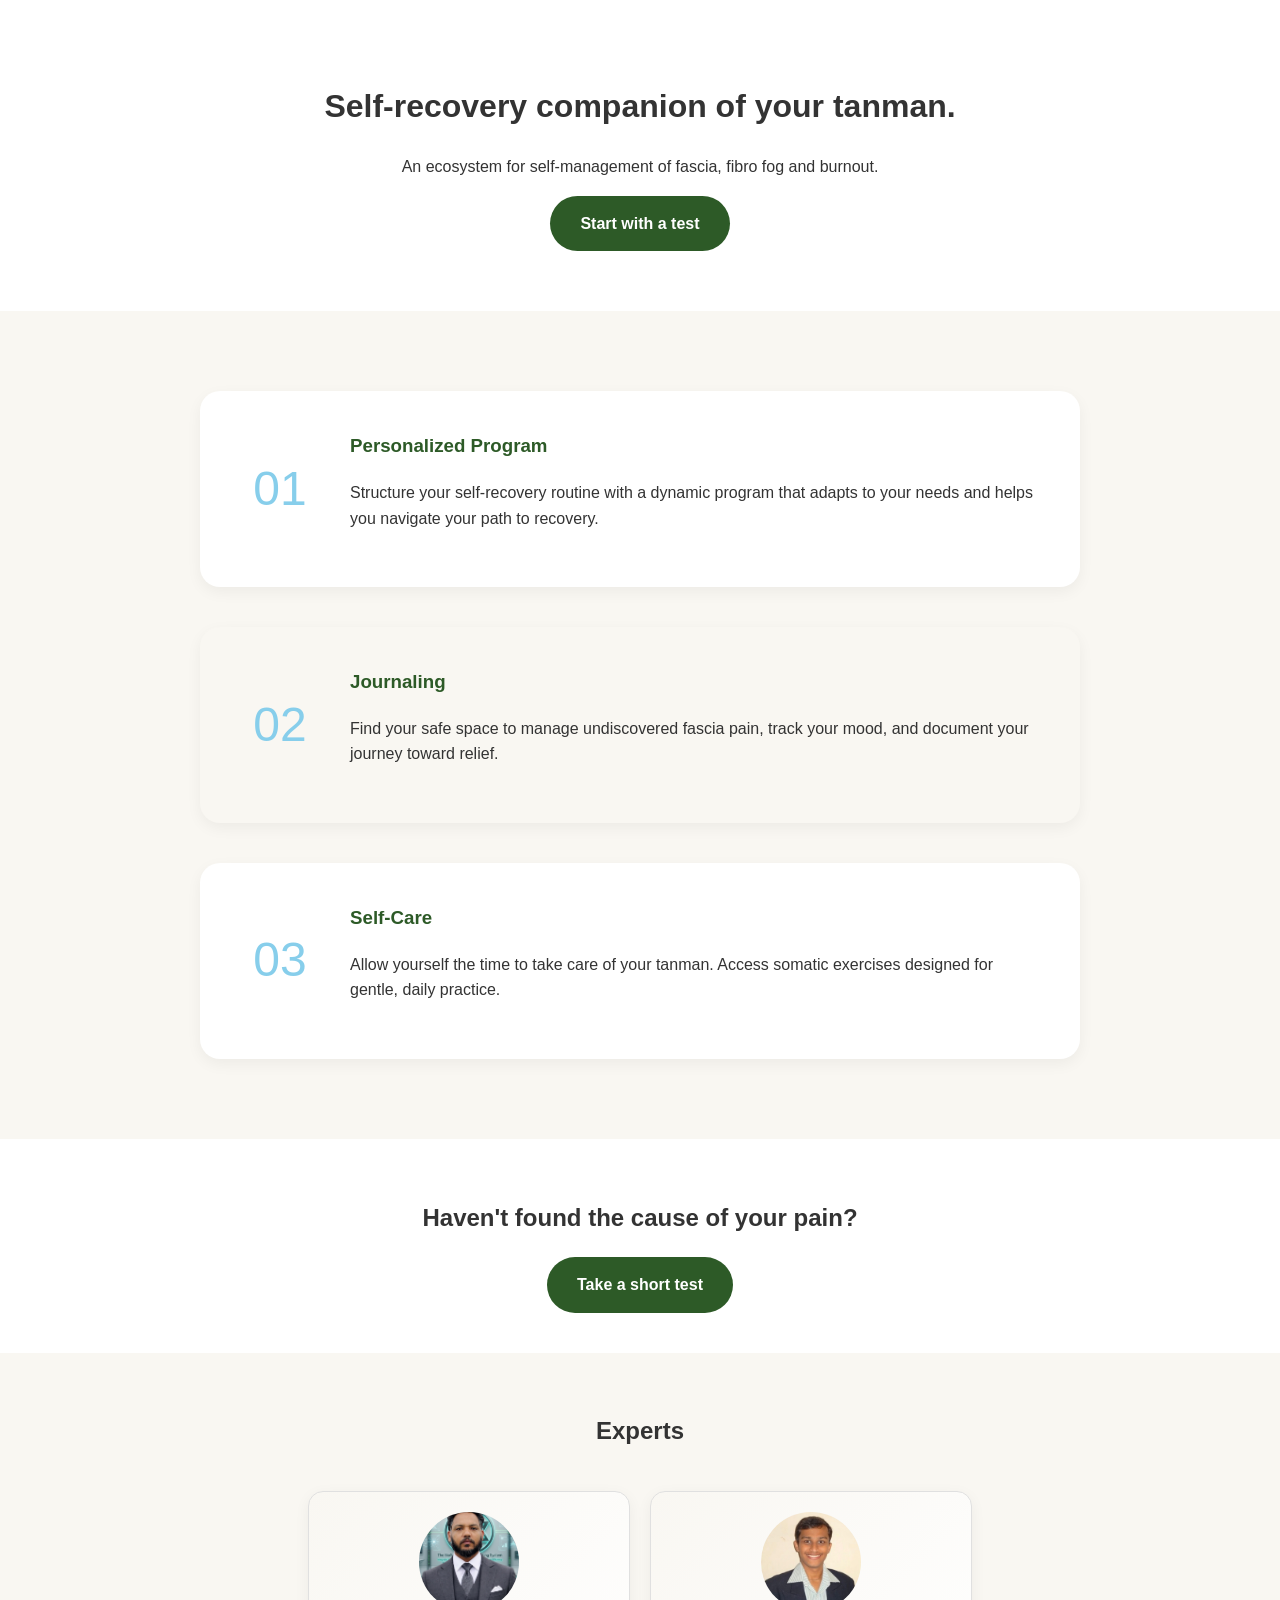
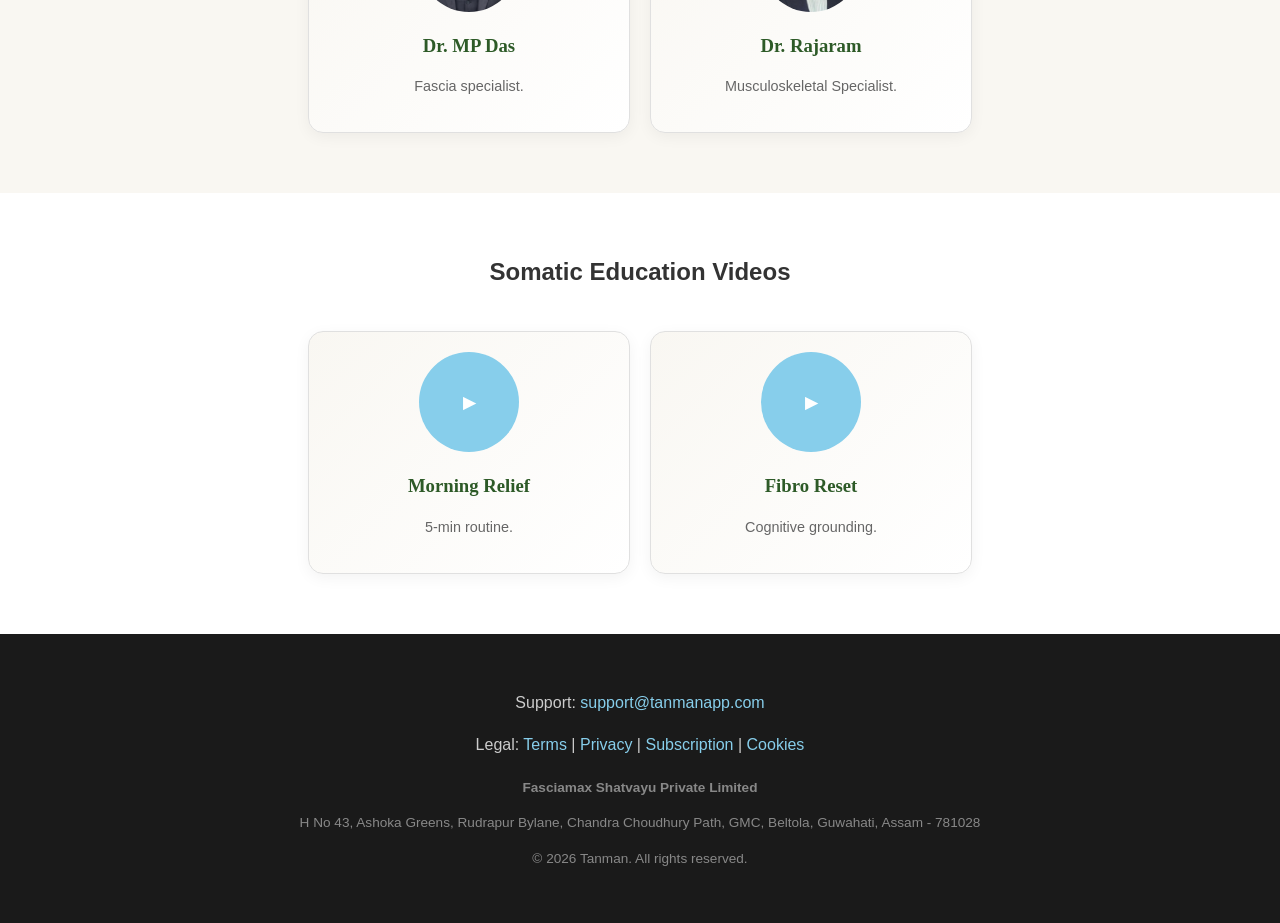
<file: index.html>
<!DOCTYPE html>
<html lang="en">
<head>
    <meta charset="UTF-8">
    <meta name="viewport" content="width=device-width, initial-scale=1.0">
    <meta name="description" content="Tanman App: An ecosystem for self-management of fascia, fibro fog, and burnout. Expert-led somatic healing for chronic pain.">
    <title>Tanman App - Your Self-Recovery Companion</title>
    <!-- Added ?v=1.1 to force browsers to load fresh updates -->
    <link rel="stylesheet" href="style.css?v=1.1">
</head>
<body>

    <!-- Hero Section -->
    <header>
        <h1>Self-recovery companion of your tanman.</h1>
        <p>An ecosystem for self-management of fascia, fibro fog and burnout.</p>
        <a href="https://quiz.tanmanapp.com" class="cta-button">Start with a test</a>
    </header>

    <!-- Main Features -->
    <section>
        <div class="content-section">
            <div class="feature-icon" aria-label="Step 01">01</div>
            <div>
                <h3>Personalized Program</h3>
                <p>Structure your self-recovery routine with a dynamic program that adapts to your needs and helps you navigate your path to recovery.</p>
            </div>
        </div>

        <div class="content-section">
            <div class="feature-icon" aria-label="Step 02">02</div>
            <div>
                <h3>Journaling</h3>
                <p>Find your safe space to manage undiscovered fascia pain, track your mood, and document your journey toward relief.</p>
            </div>
        </div>

        <div class="content-section">
            <div class="feature-icon" aria-label="Step 03">03</div>
            <div>
                <h3>Self-Care</h3>
                <p>Allow yourself the time to take care of your tanman. Access somatic exercises designed for gentle, daily practice.</p>
            </div>
        </div>
    </section>

    <!-- CTA Section -->
    <section class="bg-white">
        <h2>Haven't found the cause of your pain?</h2>
        <a href="https://quiz.tanmanapp.com" class="cta-button">Take a short test</a>
    </section>

    <!-- Experts Section -->
    <section>
        <h2>Experts</h2>
        <div class="carousel-container">
            
            <!-- Dr. MP Das -->
            <a href="specialist-das.html" style="text-decoration: none; color: inherit;">
                <div class="card">
                    <div class="card-img">
                        <img src="assets/team/member1.jpg" alt="Dr. MP Das">
                    </div>
                    <h3>Dr. MP Das</h3>
                    <p>Fascia specialist.</p>
                </div>
            </a>

            <!-- Dr. Rajaram -->
            <a href="specialist-rajaram.html" style="text-decoration: none; color: inherit;">
                <div class="card">
                    <div class="card-img">
                        <img src="assets/team/member2.jpg" alt="Dr. Rajaram">
                    </div>
                    <h3>Dr. Rajaram</h3>
                    <p>Musculoskeletal Specialist.</p>
                </div>
            </a>
        </div>
    </section>

    <!-- Videos Section -->
    <section class="bg-white">
        <h2>Somatic Education Videos</h2>
        <div class="carousel-container">
            <div class="card"><div class="card-img">▶</div><h3>Morning Relief</h3><p>5-min routine.</p></div>
            <div class="card"><div class="card-img">▶</div><h3>Fibro Reset</h3><p>Cognitive grounding.</p></div>
        </div>
    </section>

    <!-- Footer -->
    <footer>
        <nav>
            <p>Support: <a href="mailto:support@tanmanapp.com">support@tanmanapp.com</a></p>
            <p>Legal: <a href="terms.html">Terms</a> | <a href="privacy.html">Privacy</a> | <a href="subscription.html">Subscription</a> | <a href="cookies.html">Cookies</a></p>
        </nav>
        <div class="legal-address">
            <p><strong>Fasciamax Shatvayu Private Limited</strong></p>
            <p>H No 43, Ashoka Greens, Rudrapur Bylane, Chandra Choudhury Path, GMC, Beltola, Guwahati, Assam - 781028</p>
            <p>&copy; 2026 Tanman. All rights reserved.</p>
        </div>
    </footer>

</body>
</html>
</file>
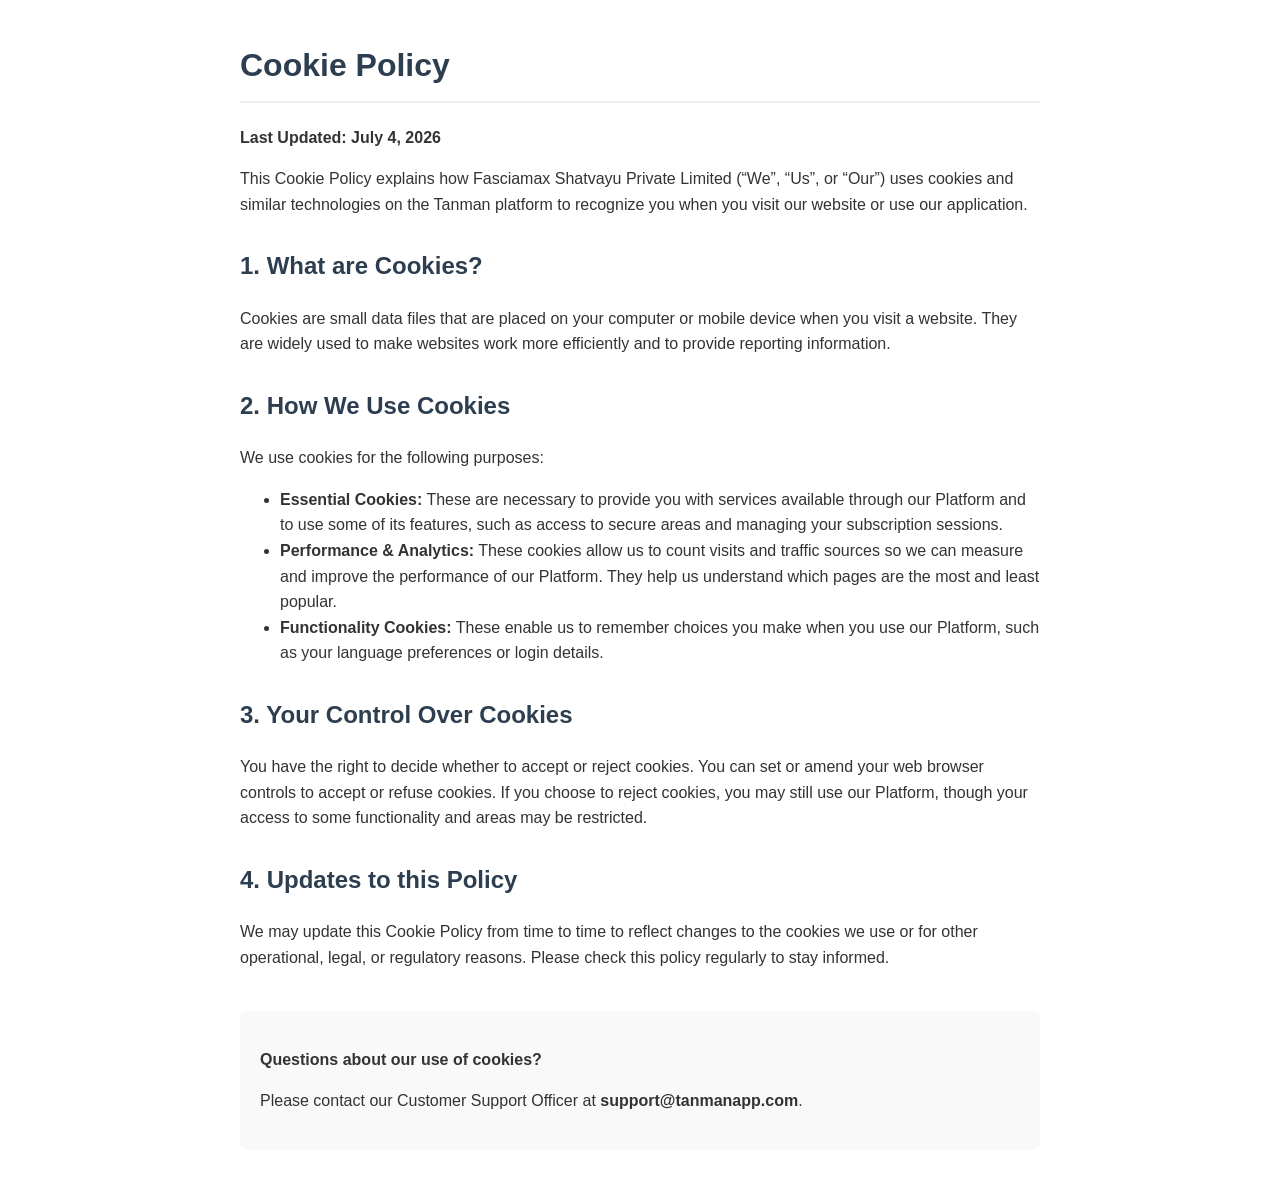
<file: cookies.html>
<!DOCTYPE html>
<html lang="en">
<head>
    <meta charset="UTF-8">
    <meta name="viewport" content="width=device-width, initial-scale=1.0">
    <title>Cookie Policy - Tanman</title>
    <style>
        body { font-family: -apple-system, BlinkMacSystemFont, "Segoe UI", Roboto, Arial, sans-serif; line-height: 1.6; color: #333; max-width: 800px; margin: 40px auto; padding: 0 20px; }
        h1 { color: #2c3e50; border-bottom: 2px solid #eee; padding-bottom: 10px; }
        h2 { color: #2c3e50; margin-top: 30px; }
        .footer-info { background: #f9f9f9; padding: 20px; border-radius: 8px; margin-top: 40px; }
    </style>
</head>
<body>

    <h1>Cookie Policy</h1>
    <p><strong>Last Updated: July 4, 2026</strong></p>

    <p>This Cookie Policy explains how Fasciamax Shatvayu Private Limited (“We”, “Us”, or “Our”) uses cookies and similar technologies on the Tanman platform to recognize you when you visit our website or use our application.</p>

    <h2>1. What are Cookies?</h2>
    <p>Cookies are small data files that are placed on your computer or mobile device when you visit a website. They are widely used to make websites work more efficiently and to provide reporting information.</p>

    <h2>2. How We Use Cookies</h2>
    <p>We use cookies for the following purposes:</p>
    <ul>
        <li><strong>Essential Cookies:</strong> These are necessary to provide you with services available through our Platform and to use some of its features, such as access to secure areas and managing your subscription sessions.</li>
        <li><strong>Performance & Analytics:</strong> These cookies allow us to count visits and traffic sources so we can measure and improve the performance of our Platform. They help us understand which pages are the most and least popular.</li>
        <li><strong>Functionality Cookies:</strong> These enable us to remember choices you make when you use our Platform, such as your language preferences or login details.</li>
    </ul>

    <h2>3. Your Control Over Cookies</h2>
    <p>You have the right to decide whether to accept or reject cookies. You can set or amend your web browser controls to accept or refuse cookies. If you choose to reject cookies, you may still use our Platform, though your access to some functionality and areas may be restricted.</p>

    <h2>4. Updates to this Policy</h2>
    <p>We may update this Cookie Policy from time to time to reflect changes to the cookies we use or for other operational, legal, or regulatory reasons. Please check this policy regularly to stay informed.</p>

    <div class="footer-info">
        <p><strong>Questions about our use of cookies?</strong></p>
        <p>Please contact our Customer Support Officer at <strong>support@tanmanapp.com</strong>.</p>
    </div>

</body>
</html>
</file>
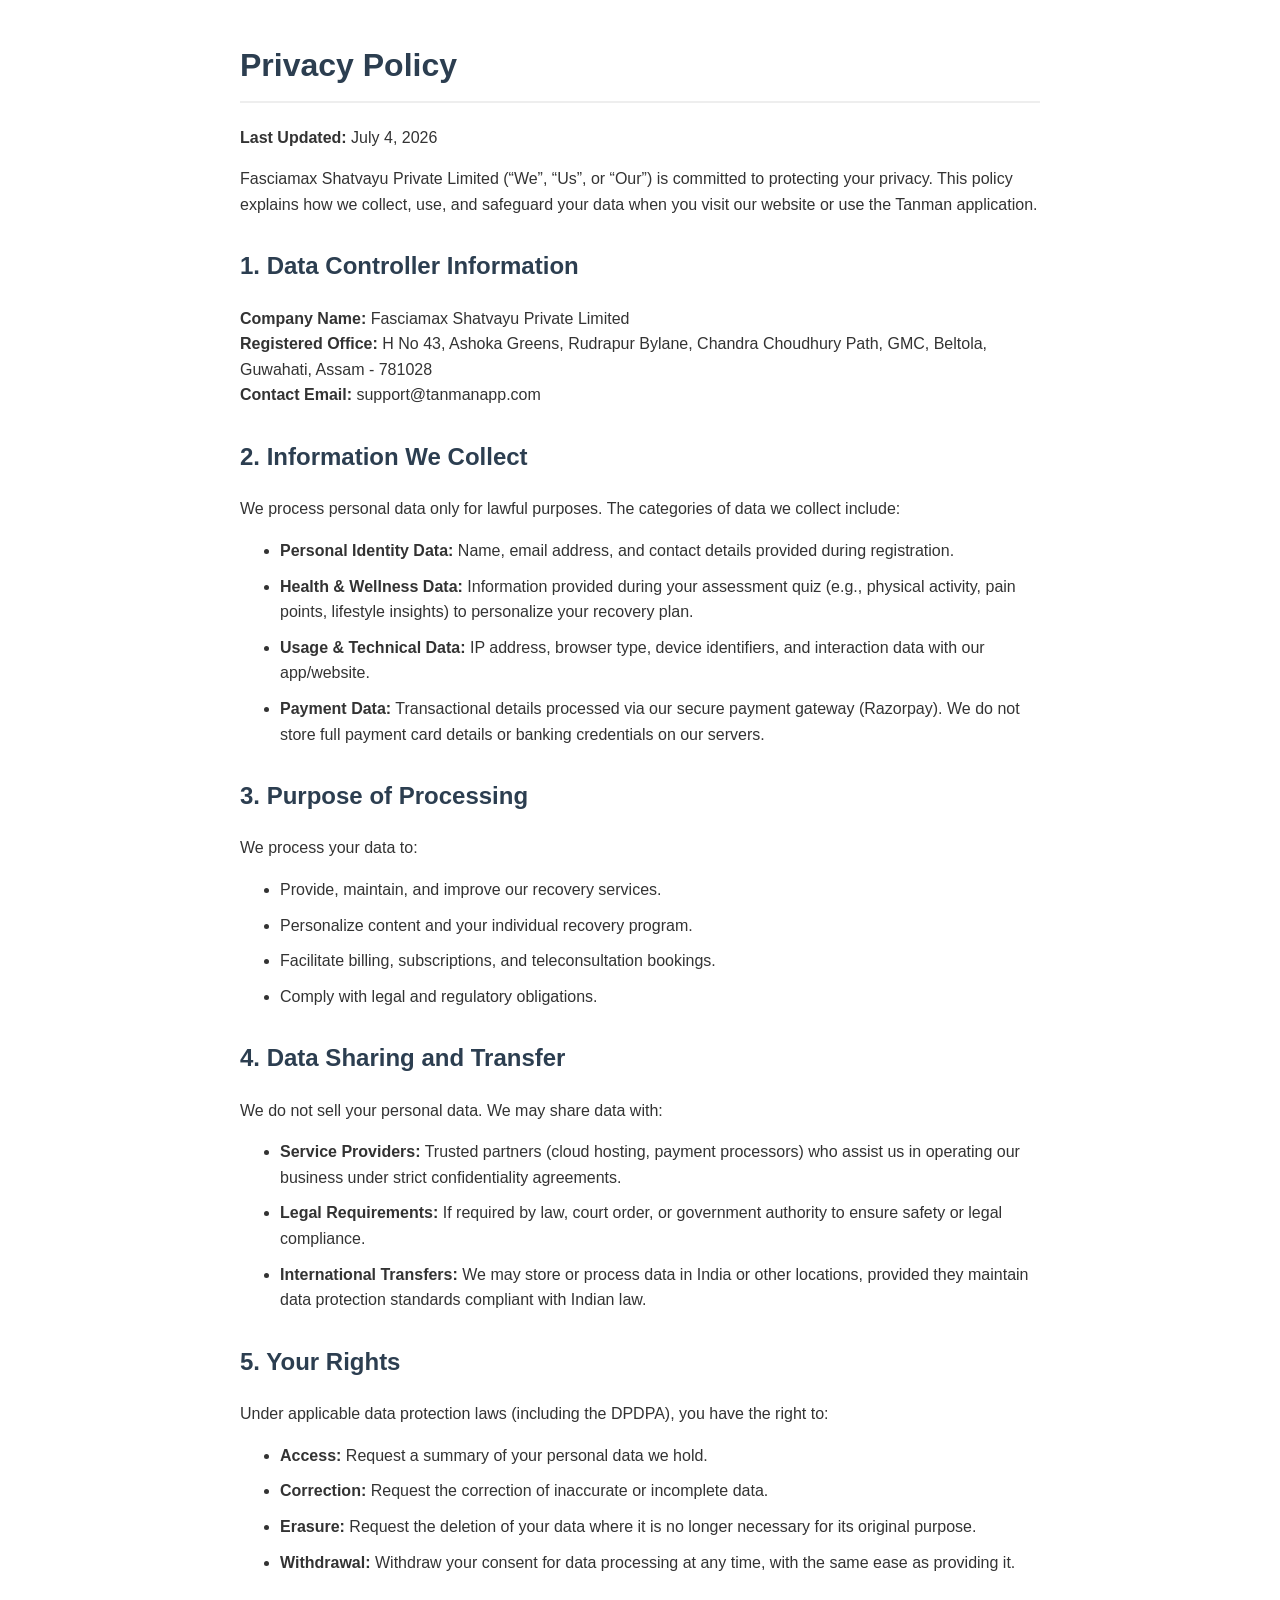
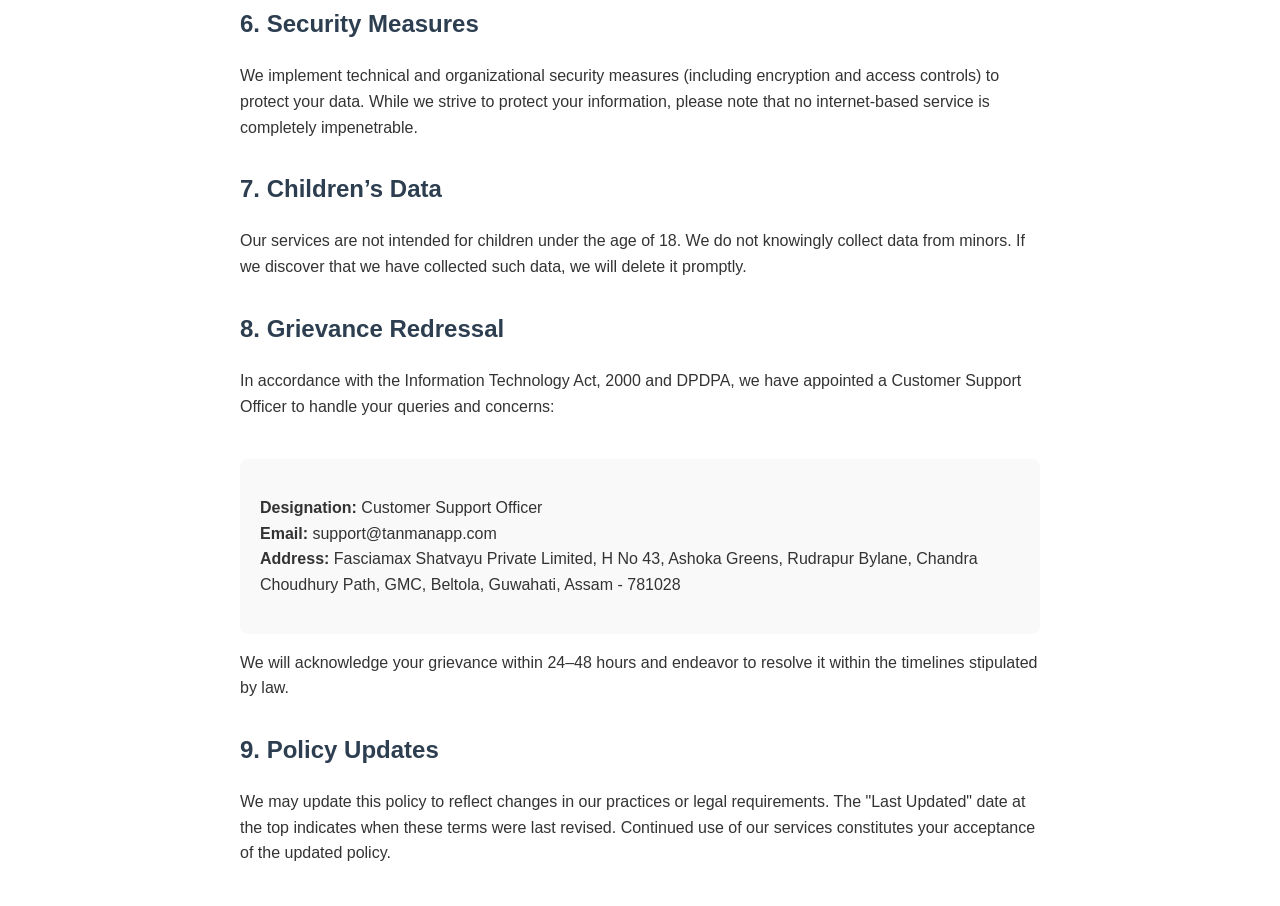
<file: privacy.html>
<!DOCTYPE html>
<html lang="en">
<head>
    <meta charset="UTF-8">
    <meta name="viewport" content="width=device-width, initial-scale=1.0">
    <title>Privacy Policy - Tanman</title>
    <style>
        body { font-family: -apple-system, BlinkMacSystemFont, "Segoe UI", Roboto, Helvetica, Arial, sans-serif; line-height: 1.6; color: #333; max-width: 800px; margin: 40px auto; padding: 0 20px; }
        h1 { color: #2c3e50; border-bottom: 2px solid #eee; padding-bottom: 10px; }
        h2 { color: #2c3e50; margin-top: 30px; }
        ul { margin-bottom: 20px; }
        li { margin-bottom: 10px; }
        .footer-info { background: #f9f9f9; padding: 20px; border-radius: 8px; margin-top: 40px; }
    </style>
</head>
<body>

    <h1>Privacy Policy</h1>
    <p><strong>Last Updated:</strong> July 4, 2026</p>

    <p>Fasciamax Shatvayu Private Limited (“We”, “Us”, or “Our”) is committed to protecting your privacy. This policy explains how we collect, use, and safeguard your data when you visit our website or use the Tanman application.</p>

    <h2>1. Data Controller Information</h2>
    <p><strong>Company Name:</strong> Fasciamax Shatvayu Private Limited<br>
    <strong>Registered Office:</strong> H No 43, Ashoka Greens, Rudrapur Bylane, Chandra Choudhury Path, GMC, Beltola, Guwahati, Assam - 781028<br>
    <strong>Contact Email:</strong> support@tanmanapp.com</p>

    <h2>2. Information We Collect</h2>
    <p>We process personal data only for lawful purposes. The categories of data we collect include:</p>
    <ul>
        <li><strong>Personal Identity Data:</strong> Name, email address, and contact details provided during registration.</li>
        <li><strong>Health & Wellness Data:</strong> Information provided during your assessment quiz (e.g., physical activity, pain points, lifestyle insights) to personalize your recovery plan.</li>
        <li><strong>Usage & Technical Data:</strong> IP address, browser type, device identifiers, and interaction data with our app/website.</li>
        <li><strong>Payment Data:</strong> Transactional details processed via our secure payment gateway (Razorpay). We do not store full payment card details or banking credentials on our servers.</li>
    </ul>

    <h2>3. Purpose of Processing</h2>
    <p>We process your data to:</p>
    <ul>
        <li>Provide, maintain, and improve our recovery services.</li>
        <li>Personalize content and your individual recovery program.</li>
        <li>Facilitate billing, subscriptions, and teleconsultation bookings.</li>
        <li>Comply with legal and regulatory obligations.</li>
    </ul>

    <h2>4. Data Sharing and Transfer</h2>
    <p>We do not sell your personal data. We may share data with:</p>
    <ul>
        <li><strong>Service Providers:</strong> Trusted partners (cloud hosting, payment processors) who assist us in operating our business under strict confidentiality agreements.</li>
        <li><strong>Legal Requirements:</strong> If required by law, court order, or government authority to ensure safety or legal compliance.</li>
        <li><strong>International Transfers:</strong> We may store or process data in India or other locations, provided they maintain data protection standards compliant with Indian law.</li>
    </ul>

    <h2>5. Your Rights</h2>
    <p>Under applicable data protection laws (including the DPDPA), you have the right to:</p>
    <ul>
        <li><strong>Access:</strong> Request a summary of your personal data we hold.</li>
        <li><strong>Correction:</strong> Request the correction of inaccurate or incomplete data.</li>
        <li><strong>Erasure:</strong> Request the deletion of your data where it is no longer necessary for its original purpose.</li>
        <li><strong>Withdrawal:</strong> Withdraw your consent for data processing at any time, with the same ease as providing it.</li>
    </ul>

    <h2>6. Security Measures</h2>
    <p>We implement technical and organizational security measures (including encryption and access controls) to protect your data. While we strive to protect your information, please note that no internet-based service is completely impenetrable.</p>

    <h2>7. Children’s Data</h2>
    <p>Our services are not intended for children under the age of 18. We do not knowingly collect data from minors. If we discover that we have collected such data, we will delete it promptly.</p>

    <h2>8. Grievance Redressal</h2>
    <p>In accordance with the Information Technology Act, 2000 and DPDPA, we have appointed a Customer Support Officer to handle your queries and concerns:</p>
    <div class="footer-info">
        <p><strong>Designation:</strong> Customer Support Officer<br>
        <strong>Email:</strong> support@tanmanapp.com<br>
        <strong>Address:</strong> Fasciamax Shatvayu Private Limited, H No 43, Ashoka Greens, Rudrapur Bylane, Chandra Choudhury Path, GMC, Beltola, Guwahati, Assam - 781028</p>
    </div>
    <p>We will acknowledge your grievance within 24–48 hours and endeavor to resolve it within the timelines stipulated by law.</p>

    <h2>9. Policy Updates</h2>
    <p>We may update this policy to reflect changes in our practices or legal requirements. The "Last Updated" date at the top indicates when these terms were last revised. Continued use of our services constitutes your acceptance of the updated policy.</p>

</body>
</html>
</file>
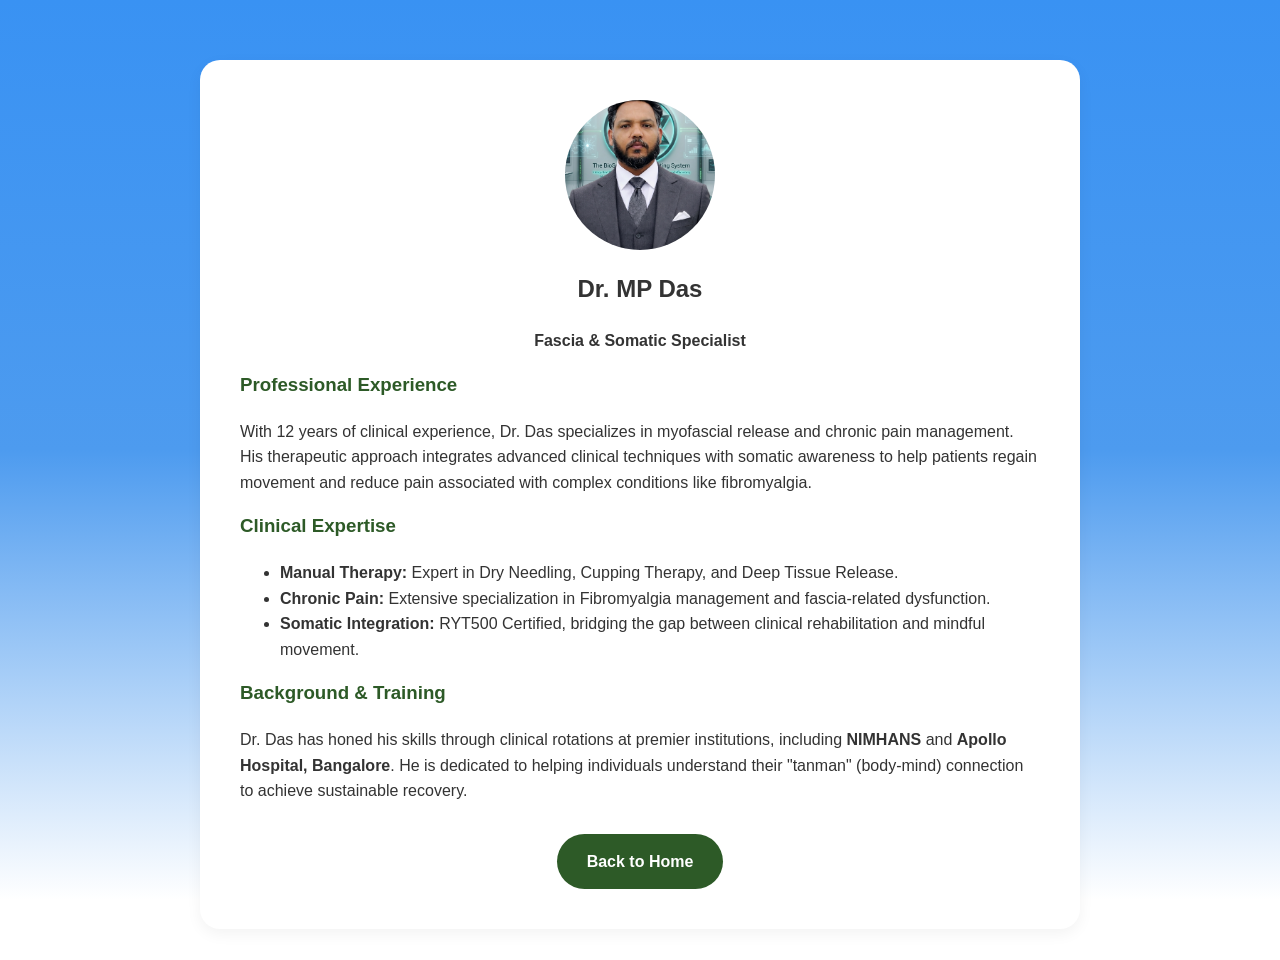
<file: specialist-das.html>
<!DOCTYPE html>
<html lang="en">
<head>
    <meta charset="UTF-8">
    <meta name="viewport" content="width=device-width, initial-scale=1.0">
    <title>Dr. MP Das | Specialist Profile</title>
    <link rel="stylesheet" href="style.css">
</head>
<body>

    <section class="content-section" style="margin-top: 60px; display: block; text-align: left;">
        <div style="text-align: center;">
            <div class="card-img" style="width: 150px; height: 150px; margin: 0 auto 20px;">
                <img src="assets/team/member1.jpg" alt="Dr. MP Das">
            </div>
            <h1>Dr. MP Das</h1>
            <p><strong>Fascia & Somatic Specialist</strong></p>
        </div>
        
        <div>
            <h3>Professional Experience</h3>
            <p>With 12 years of clinical experience, Dr. Das specializes in myofascial release and chronic pain management. His therapeutic approach integrates advanced clinical techniques with somatic awareness to help patients regain movement and reduce pain associated with complex conditions like fibromyalgia.</p>
            
            <h3>Clinical Expertise</h3>
            <ul>
                <li><strong>Manual Therapy:</strong> Expert in Dry Needling, Cupping Therapy, and Deep Tissue Release.</li>
                <li><strong>Chronic Pain:</strong> Extensive specialization in Fibromyalgia management and fascia-related dysfunction.</li>
                <li><strong>Somatic Integration:</strong> RYT500 Certified, bridging the gap between clinical rehabilitation and mindful movement.</li>
            </ul>

            <h3>Background & Training</h3>
            <p>Dr. Das has honed his skills through clinical rotations at premier institutions, including <strong>NIMHANS</strong> and <strong>Apollo Hospital, Bangalore</strong>. He is dedicated to helping individuals understand their "tanman" (body-mind) connection to achieve sustainable recovery.</p>
            
            <div style="margin-top: 30px; text-align: center;">
                <a href="index.html" class="cta-button">Back to Home</a>
            </div>
        </div>
    </section>

</body>
</html>
</file>
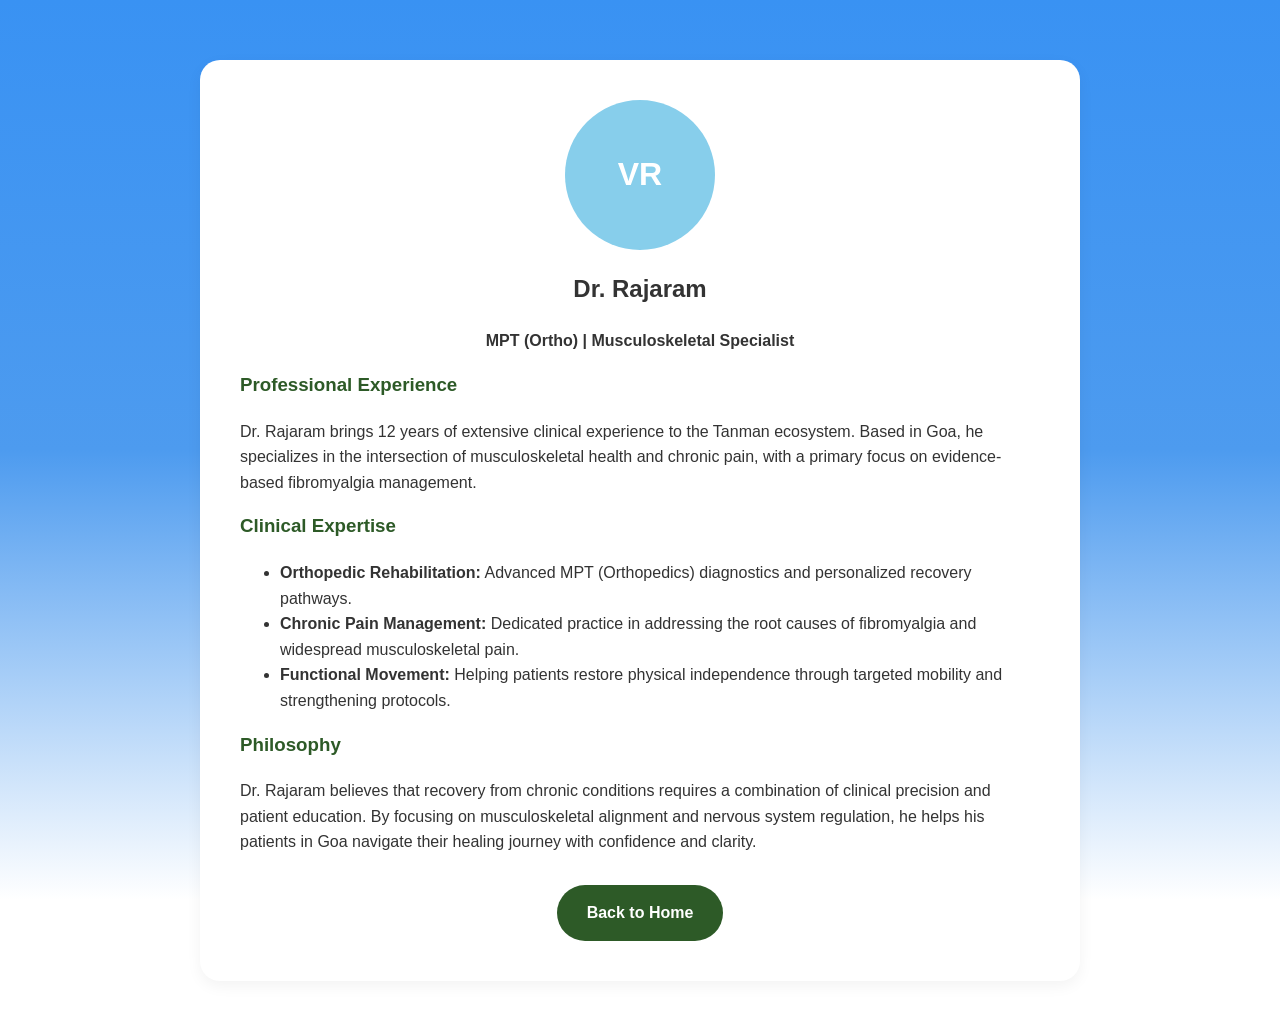
<file: specialist-rajaram.html>
<!DOCTYPE html>
<html lang="en">
<head>
    <meta charset="UTF-8">
    <meta name="viewport" content="width=device-width, initial-scale=1.0">
    <title>Dr. Rajaram | Specialist Profile</title>
    <link rel="stylesheet" href="style.css">
</head>
<body>

    <section class="content-section" style="margin-top: 60px; display: block; text-align: left;">
        <div style="text-align: center;">
            <div class="card-img" style="width: 150px; height: 150px; margin: 0 auto 20px; background-color: #87ceeb; display: flex; align-items: center; justify-content: center; font-weight: bold; font-size: 2em;">
                VR
            </div>
            <h1>Dr. Rajaram</h1>
            <p><strong>MPT (Ortho) | Musculoskeletal Specialist</strong></p>
        </div>
        
        <div>
            <h3>Professional Experience</h3>
            <p>Dr. Rajaram brings 12 years of extensive clinical experience to the Tanman ecosystem. Based in Goa, he specializes in the intersection of musculoskeletal health and chronic pain, with a primary focus on evidence-based fibromyalgia management.</p>
            
            <h3>Clinical Expertise</h3>
            <ul>
                <li><strong>Orthopedic Rehabilitation:</strong> Advanced MPT (Orthopedics) diagnostics and personalized recovery pathways.</li>
                <li><strong>Chronic Pain Management:</strong> Dedicated practice in addressing the root causes of fibromyalgia and widespread musculoskeletal pain.</li>
                <li><strong>Functional Movement:</strong> Helping patients restore physical independence through targeted mobility and strengthening protocols.</li>
            </ul>

            <h3>Philosophy</h3>
            <p>Dr. Rajaram believes that recovery from chronic conditions requires a combination of clinical precision and patient education. By focusing on musculoskeletal alignment and nervous system regulation, he helps his patients in Goa navigate their healing journey with confidence and clarity.</p>
            
            <div style="margin-top: 30px; text-align: center;">
                <a href="index.html" class="cta-button">Back to Home</a>
            </div>
        </div>
    </section>

</body>
</html>
</file>
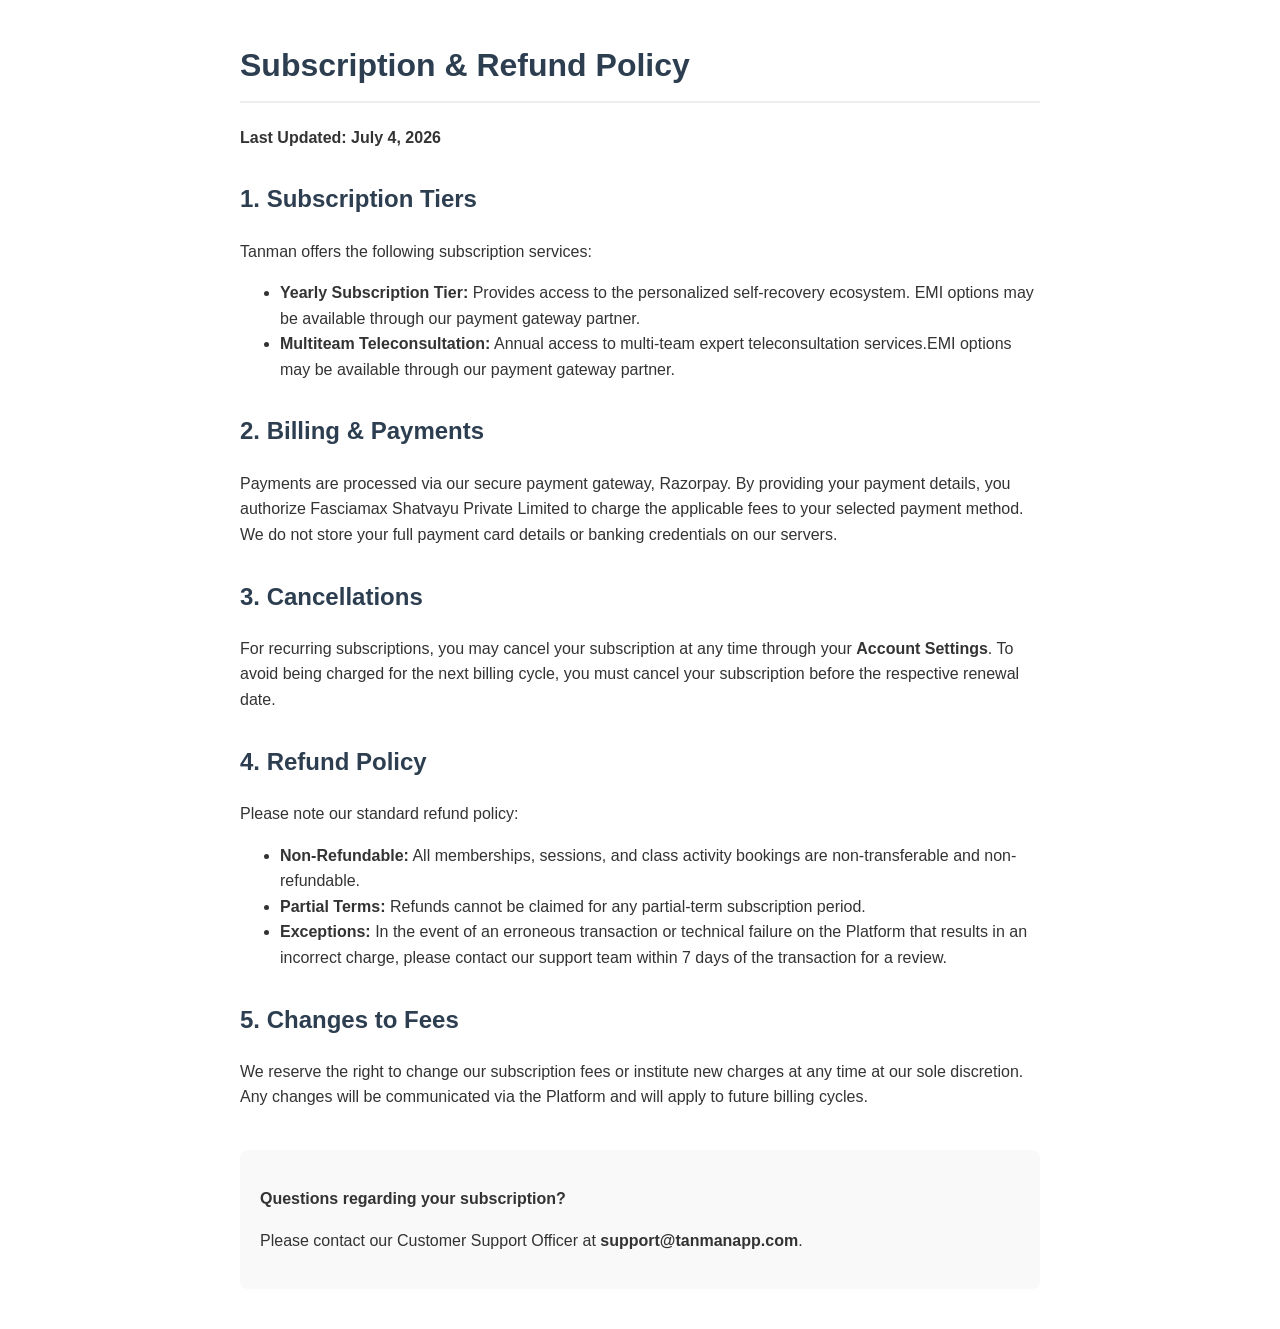
<file: subscription.html>
<!DOCTYPE html>
<html lang="en">
<head>
    <meta charset="UTF-8">
    <meta name="viewport" content="width=device-width, initial-scale=1.0">
    <title>Subscription & Refund Policy - Tanman</title>
    <style>
        body { font-family: -apple-system, BlinkMacSystemFont, "Segoe UI", Roboto, Arial, sans-serif; line-height: 1.6; color: #333; max-width: 800px; margin: 40px auto; padding: 0 20px; }
        h1 { color: #2c3e50; border-bottom: 2px solid #eee; padding-bottom: 10px; }
        h2 { color: #2c3e50; margin-top: 30px; }
        .footer-info { background: #f9f9f9; padding: 20px; border-radius: 8px; margin-top: 40px; }
    </style>
</head>
<body>

    <h1>Subscription & Refund Policy</h1>
    <p><strong>Last Updated: July 4, 2026</strong></p>

    <h2>1. Subscription Tiers</h2>
    <p>Tanman offers the following subscription services:</p>
    <ul>
        <li><strong>Yearly Subscription Tier:</strong> Provides access to the personalized self-recovery ecosystem. EMI options may be available through our payment gateway partner.</li>
        <li><strong>Multiteam Teleconsultation:</strong> Annual access to multi-team expert teleconsultation services.EMI options may be available through our payment gateway partner.</li>
    </ul>

    <h2>2. Billing & Payments</h2>
    <p>Payments are processed via our secure payment gateway, Razorpay. By providing your payment details, you authorize Fasciamax Shatvayu Private Limited to charge the applicable fees to your selected payment method. We do not store your full payment card details or banking credentials on our servers.</p>

    <h2>3. Cancellations</h2>
    <p>For recurring subscriptions, you may cancel your subscription at any time through your <strong>Account Settings</strong>. To avoid being charged for the next billing cycle, you must cancel your subscription before the respective renewal date.</p>

    <h2>4. Refund Policy</h2>
    <p>Please note our standard refund policy:</p>
    <ul>
        <li><strong>Non-Refundable:</strong> All memberships, sessions, and class activity bookings are non-transferable and non-refundable.</li>
        <li><strong>Partial Terms:</strong> Refunds cannot be claimed for any partial-term subscription period.</li>
        <li><strong>Exceptions:</strong> In the event of an erroneous transaction or technical failure on the Platform that results in an incorrect charge, please contact our support team within 7 days of the transaction for a review.</li>
    </ul>

    <h2>5. Changes to Fees</h2>
    <p>We reserve the right to change our subscription fees or institute new charges at any time at our sole discretion. Any changes will be communicated via the Platform and will apply to future billing cycles.</p>

    <div class="footer-info">
        <p><strong>Questions regarding your subscription?</strong></p>
        <p>Please contact our Customer Support Officer at <strong>support@tanmanapp.com</strong>.</p>
    </div>

</body>
</html>
</file>
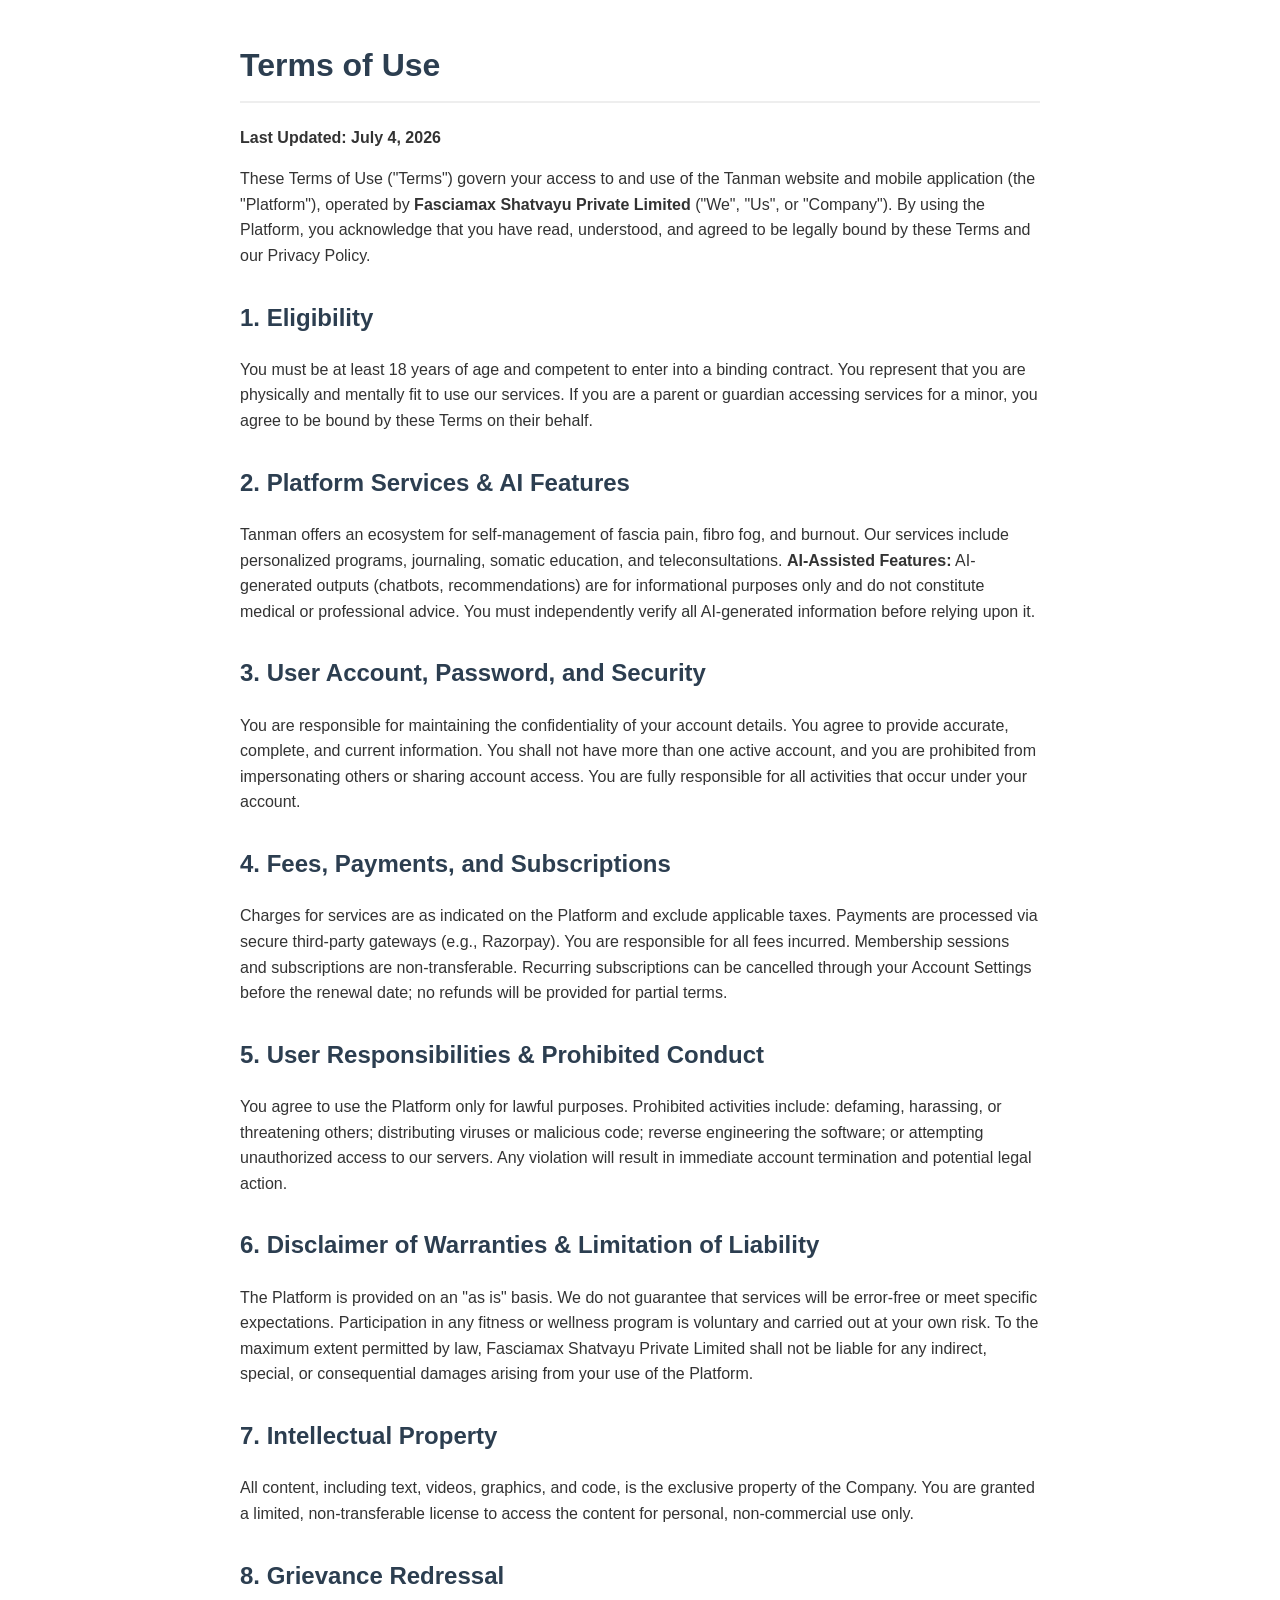
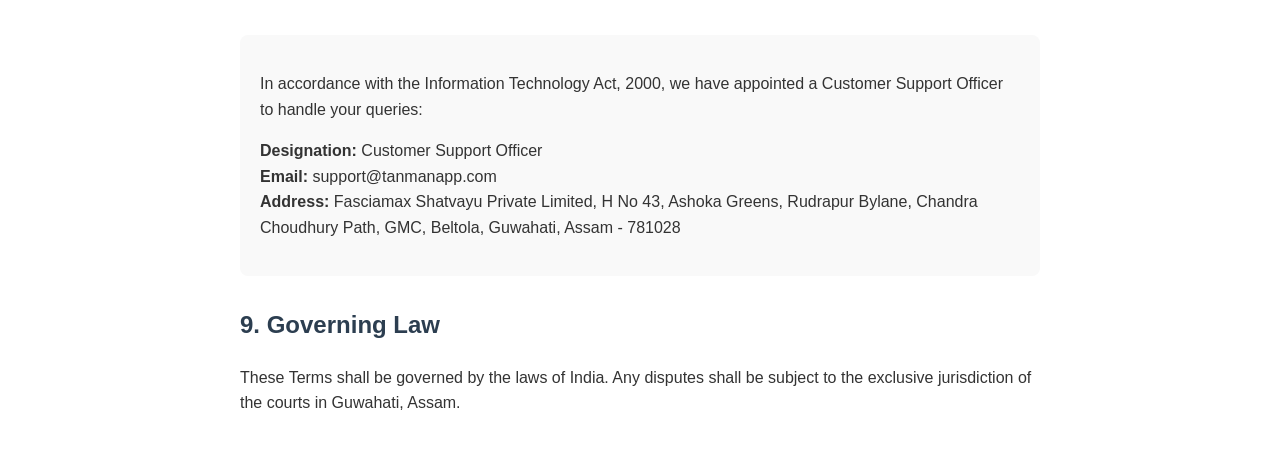
<file: terms.html>
<!DOCTYPE html>
<html lang="en">
<head>
    <meta charset="UTF-8">
    <meta name="viewport" content="width=device-width, initial-scale=1.0">
    <title>Terms of Use - Tanman</title>
    <style>
        body { font-family: -apple-system, BlinkMacSystemFont, "Segoe UI", Roboto, Arial, sans-serif; line-height: 1.6; color: #333; max-width: 800px; margin: 40px auto; padding: 0 20px; }
        h1 { color: #2c3e50; border-bottom: 2px solid #eee; padding-bottom: 10px; }
        h2 { color: #2c3e50; margin-top: 30px; }
        .footer-info { background: #f9f9f9; padding: 20px; border-radius: 8px; margin-top: 40px; }
    </style>
</head>
<body>

    <h1>Terms of Use</h1>
    <p><strong>Last Updated: July 4, 2026</strong></p>

    <p>These Terms of Use ("Terms") govern your access to and use of the Tanman website and mobile application (the "Platform"), operated by <strong>Fasciamax Shatvayu Private Limited</strong> ("We", "Us", or "Company"). By using the Platform, you acknowledge that you have read, understood, and agreed to be legally bound by these Terms and our Privacy Policy.</p>

    <h2>1. Eligibility</h2>
    <p>You must be at least 18 years of age and competent to enter into a binding contract. You represent that you are physically and mentally fit to use our services. If you are a parent or guardian accessing services for a minor, you agree to be bound by these Terms on their behalf.</p>

    <h2>2. Platform Services & AI Features</h2>
    <p>Tanman offers an ecosystem for self-management of fascia pain, fibro fog, and burnout. Our services include personalized programs, journaling, somatic education, and teleconsultations. <strong>AI-Assisted Features:</strong> AI-generated outputs (chatbots, recommendations) are for informational purposes only and do not constitute medical or professional advice. You must independently verify all AI-generated information before relying upon it.</p>

    <h2>3. User Account, Password, and Security</h2>
    <p>You are responsible for maintaining the confidentiality of your account details. You agree to provide accurate, complete, and current information. You shall not have more than one active account, and you are prohibited from impersonating others or sharing account access. You are fully responsible for all activities that occur under your account.</p>

    <h2>4. Fees, Payments, and Subscriptions</h2>
    <p>Charges for services are as indicated on the Platform and exclude applicable taxes. Payments are processed via secure third-party gateways (e.g., Razorpay). You are responsible for all fees incurred. Membership sessions and subscriptions are non-transferable. Recurring subscriptions can be cancelled through your Account Settings before the renewal date; no refunds will be provided for partial terms.</p>

    <h2>5. User Responsibilities & Prohibited Conduct</h2>
    <p>You agree to use the Platform only for lawful purposes. Prohibited activities include: defaming, harassing, or threatening others; distributing viruses or malicious code; reverse engineering the software; or attempting unauthorized access to our servers. Any violation will result in immediate account termination and potential legal action.</p>

    <h2>6. Disclaimer of Warranties & Limitation of Liability</h2>
    <p>The Platform is provided on an "as is" basis. We do not guarantee that services will be error-free or meet specific expectations. Participation in any fitness or wellness program is voluntary and carried out at your own risk. To the maximum extent permitted by law, Fasciamax Shatvayu Private Limited shall not be liable for any indirect, special, or consequential damages arising from your use of the Platform.</p>

    <h2>7. Intellectual Property</h2>
    <p>All content, including text, videos, graphics, and code, is the exclusive property of the Company. You are granted a limited, non-transferable license to access the content for personal, non-commercial use only.</p>

    <h2>8. Grievance Redressal</h2>
    <div class="footer-info">
        <p>In accordance with the Information Technology Act, 2000, we have appointed a Customer Support Officer to handle your queries:</p>
        <p><strong>Designation:</strong> Customer Support Officer<br>
        <strong>Email:</strong> support@tanmanapp.com<br>
        <strong>Address:</strong> Fasciamax Shatvayu Private Limited, H No 43, Ashoka Greens, Rudrapur Bylane, Chandra Choudhury Path, GMC, Beltola, Guwahati, Assam - 781028</p>
    </div>

    <h2>9. Governing Law</h2>
    <p>These Terms shall be governed by the laws of India. Any disputes shall be subject to the exclusive jurisdiction of the courts in Guwahati, Assam.</p>

</body>
</html>
</file>
<file: style.css>
/* Color Palette */
:root {
    --forest-green: #2d5a27;
    --sky-blue: #87ceeb;
    --bone-white: #f9f7f2;
    --white: #ffffff;
    --text-color: #333;
}

body {
    font-family: 'Segoe UI', Tahoma, Geneva, Verdana, sans-serif;
    line-height: 1.6;
    color: var(--text-color);
    /* Updated background gradient */
    background: linear-gradient(180deg, #3992f3 0%, #4d9bef 50%, #ffffff 100%);
    background-attachment: fixed;
    min-height: 100vh;
    margin: 0;
    padding: 0;
}

header {
    padding: 60px 20px;
    background-color: var(--white);
    text-align: center;
}

section {
    padding: 40px 20px;
    text-align: center;
    background-color: var(--bone-white);
}

/* Specific section highlights */
section:nth-of-type(even) {
    background-color: var(--white);
}

.cta-button {
    display: inline-block;
    padding: 15px 30px;
    background-color: var(--forest-green);
    color: var(--white);
    text-decoration: none;
    border-radius: 30px;
    font-weight: bold;
    transition: background 0.3s ease;
}

.cta-button:hover {
    background-color: #1e3d1a;
}

/* Footer styling */
footer {
    background: #1a1a1a;
    color: #ccc;
    padding: 40px 20px;
    text-align: center;
}

footer a {
    color: var(--sky-blue);
    text-decoration: none;
}

.legal-address {
    margin-top: 20px;
    font-size: 0.85em;
    color: #888;
}

footer ul {
    list-style: none;
    padding: 0;
}

footer ul li {
    display: block;
    margin: 10px 0;
}

/* Card Container */
.carousel-container {
    display: flex;
    justify-content: center;
    gap: 20px;
    padding: 20px;
    flex-wrap: wrap;
}

/* Card Styling with Gradient */
.card {
    background: linear-gradient(135deg, #f9f7f2 0%, #ffffff 100%);
    border: 1px solid #e0e0e0;
    border-radius: 15px;
    padding: 20px;
    width: 280px;
    text-align: center;
    box-shadow: 0 4px 15px rgba(0,0,0,0.05);
    transition: transform 0.3s ease;
}

.card:hover { transform: translateY(-10px); }

/* Placeholder Images */
.card-img {
    width: 100px;
    height: 100px;
    background-color: #87ceeb; /* Sky blue placeholder */
    border-radius: 50%;
    margin: 0 auto 15px;
    display: flex;
    align-items: center;
    justify-content: center;
    color: white;
    font-weight: bold;
}

/* Container for stacked content blocks */
.content-section {
    max-width: 800px;
    margin: 40px auto;
    padding: 40px;
    border-radius: 20px;
    background: var(--white);
    box-shadow: 0 5px 15px rgba(0,0,0,0.05);
    text-align: left;
    display: flex;
    align-items: center;
    gap: 30px;
}

/* Optional: Alternate background colors for visual flow */
.content-section:nth-of-type(even) {
    background: var(--bone-white);
}

.feature-icon {
    font-size: 3rem;
    color: var(--sky-blue);
    min-width: 80px;
    text-align: center;
}

.card-img {
    width: 100px;
    height: 100px;
    border-radius: 50%;
    margin: 0 auto 15px;
    overflow: hidden; /* Important: clips the image to the circle */
    background-color: #87ceeb; /* Fallback color */
    display: flex;
    align-items: center;
    justify-content: center;
}

.card-img img {
    width: 100%;
    height: 100%;
    object-fit: cover; /* Important: ensures the photo fills the circle without stretching */
}

.content-section h3 { color: var(--forest-green); margin-top: 0; }

/* Typography Styles */
.card h3 { font-family: 'Georgia', serif; color: #2d5a27; margin-bottom: 10px; }
.card p { font-family: 'Arial', sans-serif; font-size: 0.9em; color: #666; }
</file>
